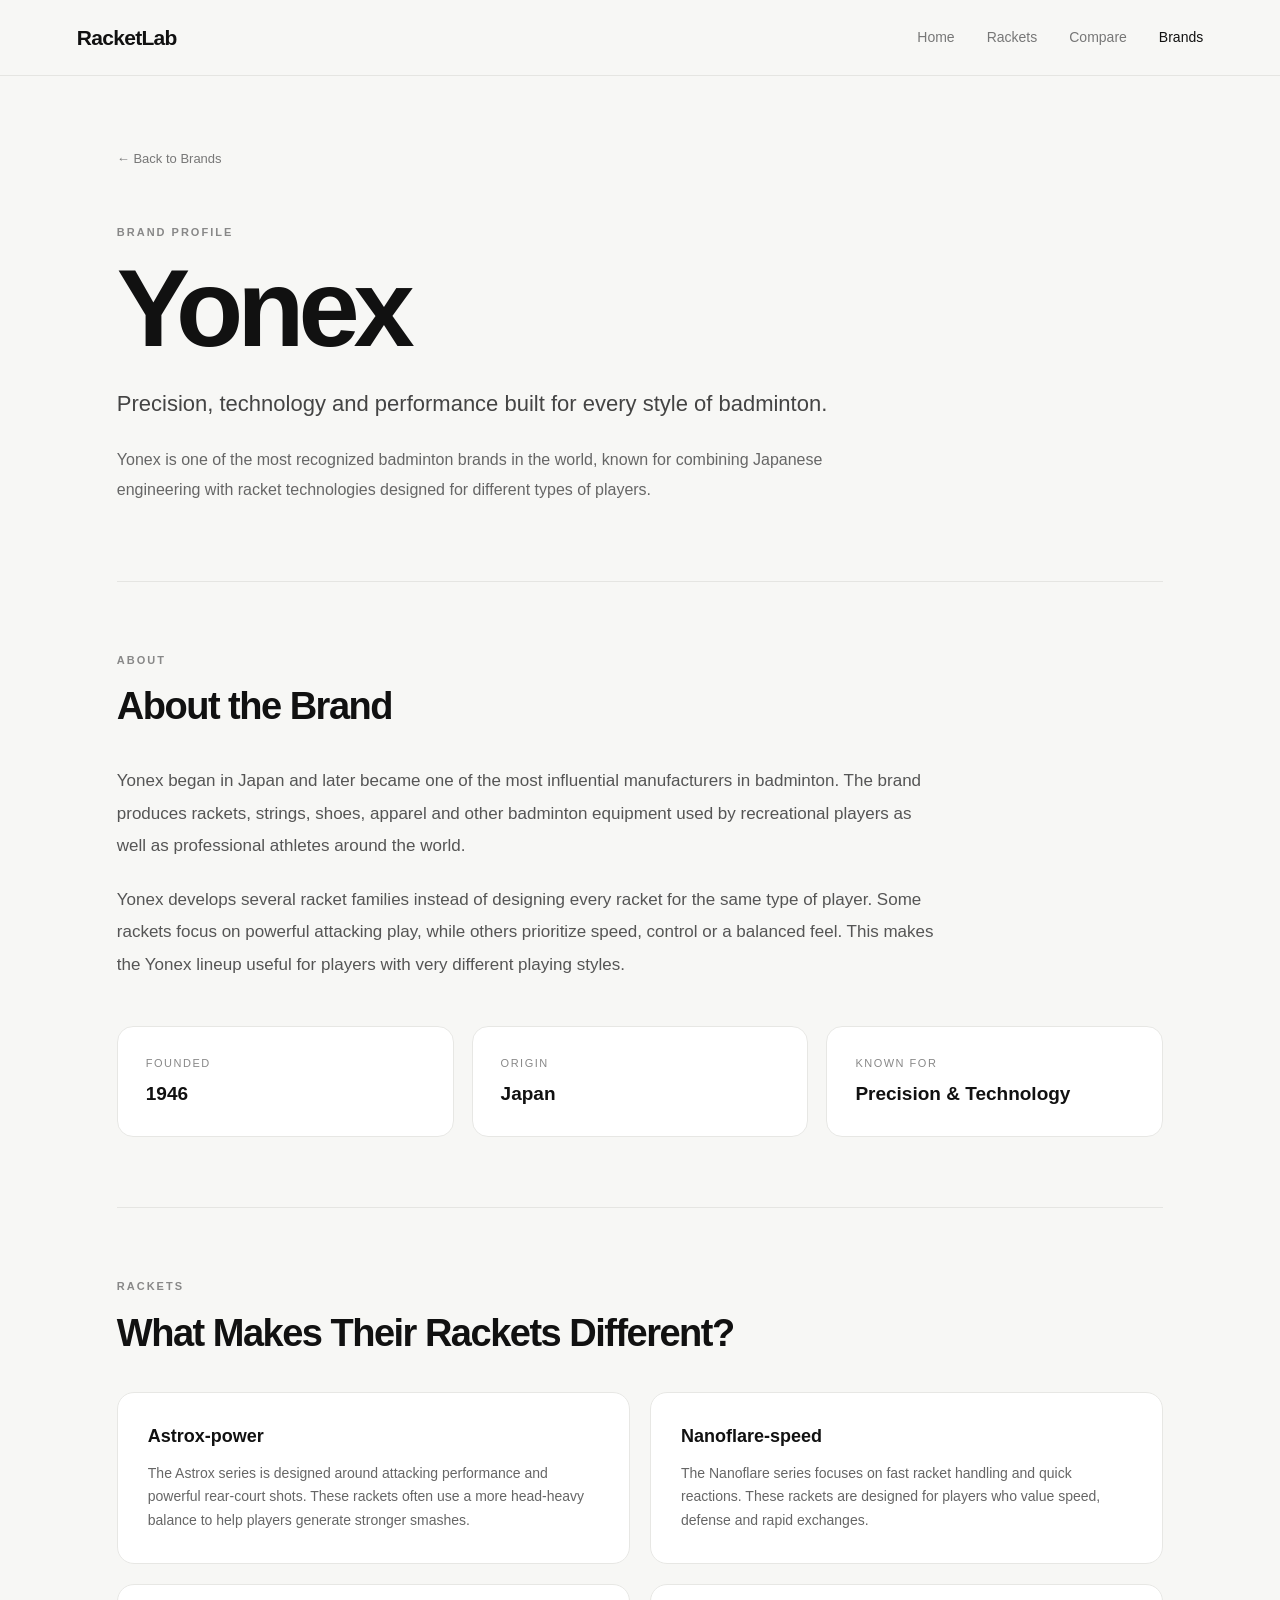
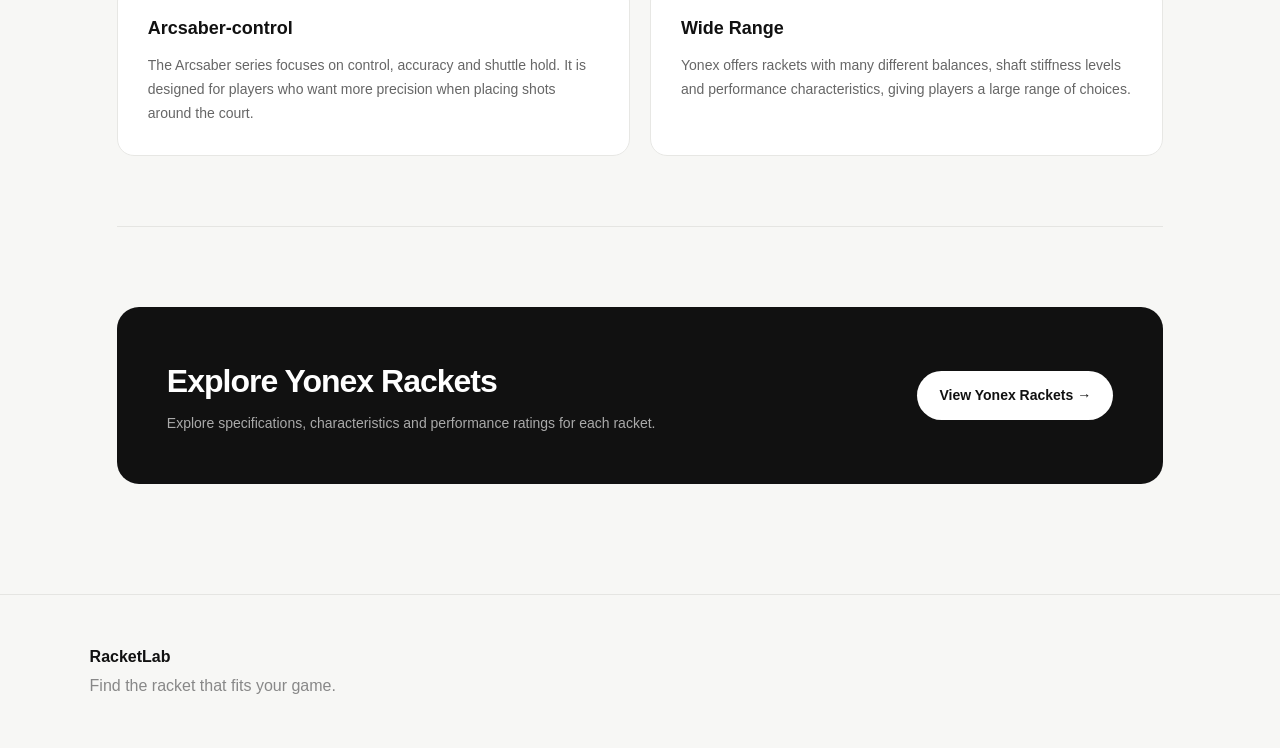
<file: brand.html>
<!DOCTYPE html>
<html lang="en">

<head>
    <meta charset="UTF-8">

    <meta
        name="viewport"
        content="width=device-width, initial-scale=1.0"
    >

    <title>Brand — RacketLab</title>

    <link rel="stylesheet" href="style.css">

    <style>

        /* =========================================================
           BRAND DETAIL PAGE
        ========================================================= */

        .brand-detail-page {
            max-width: 1200px;
            margin: 0 auto;
            padding: 70px 6% 110px;
        }


        /* BACK BUTTON */

        .brand-back {
            display: inline-block;

            margin-bottom: 55px;

            font-size: 13px;
            color: #777;

            transition: 0.2s;
        }

        .brand-back:hover {
            color: #111;
            transform: translateX(-3px);
        }


        /* BRAND HERO */

        .brand-hero {
            padding-bottom: 75px;

            border-bottom:
                1px solid #e5e5e2;
        }


        .brand-label {
            font-size: 11px;

            font-weight: 700;

            letter-spacing: 2px;

            text-transform: uppercase;

            color: #888;

            margin-bottom: 18px;
        }


        .brand-title {
            font-size:
                clamp(60px, 10vw, 110px);

            line-height: 0.9;

            letter-spacing: -6px;

            margin-bottom: 30px;
        }


        .brand-tagline {
            max-width: 750px;

            font-size: 22px;

            line-height: 1.5;

            color: #444;

            margin-bottom: 25px;
        }


        .brand-intro {
            max-width: 760px;

            font-size: 16px;

            line-height: 1.9;

            color: #666;
        }



        /* =========================================================
           BRAND INFORMATION
        ========================================================= */

        .brand-section {
            padding: 70px 0;

            border-bottom:
                1px solid #e5e5e2;
        }


        .brand-section-header {
            margin-bottom: 30px;
        }


        .brand-section-header p {
            font-size: 11px;

            font-weight: 700;

            letter-spacing: 2px;

            color: #888;

            text-transform: uppercase;

            margin-bottom: 10px;
        }


        .brand-section-header h2 {
            font-size: 38px;

            letter-spacing: -1.5px;
        }


        .brand-description {
            max-width: 820px;
        }


        .brand-description p {
            font-size: 17px;

            line-height: 1.9;

            color: #555;

            margin-bottom: 22px;
        }



        /* =========================================================
           BRAND FACTS
        ========================================================= */

        .brand-facts {
            display: grid;

            grid-template-columns:
                repeat(3, 1fr);

            gap: 18px;

            margin-top: 45px;
        }


        .brand-fact {
            background: white;

            border:
                1px solid #e7e7e4;

            border-radius: 16px;

            padding: 28px;
        }


        .brand-fact span {
            display: block;

            font-size: 11px;

            color: #888;

            text-transform: uppercase;

            letter-spacing: 1.5px;

            margin-bottom: 8px;
        }


        .brand-fact strong {
            font-size: 19px;
        }



        /* =========================================================
           CHARACTER
        ========================================================= */

        .brand-character-grid {
            display: grid;

            grid-template-columns:
                repeat(2, 1fr);

            gap: 20px;
        }


        .brand-character-card {
            background: white;

            border:
                1px solid #e7e7e4;

            border-radius: 17px;

            padding: 30px;

            transition:
                transform .25s ease,
                box-shadow .25s ease;
        }


        .brand-character-card:hover {
            transform:
                translateY(-4px);

            box-shadow:
                0 15px 35px
                rgba(0,0,0,.06);
        }


        .brand-character-card h3 {
            font-size: 18px;

            margin-bottom: 12px;
        }


        .brand-character-card p {
            color: #666;

            font-size: 14px;

            line-height: 1.7;
        }



        /* =========================================================
           CTA
        ========================================================= */

        .brand-cta {
            margin-top: 80px;

            background: #111;

            color: white;

            border-radius: 22px;

            padding: 50px;

            display: flex;

            justify-content: space-between;

            align-items: center;

            gap: 30px;
        }


        .brand-cta h2 {
            font-size: 32px;

            letter-spacing: -1px;

            margin-bottom: 8px;
        }


        .brand-cta p {
            color: #aaa;

            font-size: 14px;
        }


        .brand-cta-button {
            display: inline-block;

            background: white;

            color: #111;

            padding:
                14px 22px;

            border-radius: 30px;

            font-size: 14px;

            font-weight: 600;

            white-space: nowrap;

            transition: 0.25s;
        }


        .brand-cta-button:hover {
            transform:
                translateY(-3px);
        }



        /* =========================================================
           MOBILE
        ========================================================= */

        @media (max-width: 800px) {

            .brand-detail-page {
                padding:
                    45px 6% 80px;
            }


            .brand-title {
                letter-spacing: -3px;
            }


            .brand-tagline {
                font-size: 19px;
            }


            .brand-facts {
                grid-template-columns: 1fr;
            }


            .brand-character-grid {
                grid-template-columns: 1fr;
            }


            .brand-cta {
                flex-direction: column;

                align-items: flex-start;

                padding: 35px;
            }

        }

    </style>

</head>


<body>


    <!-- =========================================================
         NAVBAR
    ========================================================= -->

    <header class="navbar">

        <a
            href="index.html"
            class="logo"
        >
            RacketLab
        </a>


        <nav>

            <a href="index.html">
                Home
            </a>

            <a href="rackets.html">
                Rackets
            </a>

            <a href="compare.html">
                Compare
            </a>

            <a
                href="brands.html"
                class="active"
            >
                Brands
            </a>

        </nav>

    </header>



    <!-- =========================================================
         BRAND PAGE
    ========================================================= -->

    <main class="brand-detail-page">


        <a
            href="brands.html"
            class="brand-back"
        >
            ← Back to Brands
        </a>



        <!-- HERO -->

        <section class="brand-hero">

            <p class="brand-label">
                Brand Profile
            </p>


            <h1
                id="brandTitle"
                class="brand-title"
            >
                Yonex
            </h1>


            <p
                id="brandTagline"
                class="brand-tagline"
            >
            </p>


            <p
                id="brandIntro"
                class="brand-intro"
            >
            </p>

        </section>



        <!-- ABOUT -->

        <section class="brand-section">

            <div class="brand-section-header">

                <p>
                    About
                </p>

                <h2>
                    About the Brand
                </h2>

            </div>


            <div class="brand-description">

                <p id="aboutParagraph1"></p>

                <p id="aboutParagraph2"></p>

            </div>


            <div class="brand-facts">


                <div class="brand-fact">

                    <span>
                        Founded
                    </span>

                    <strong id="brandFounded">
                    </strong>

                </div>



                <div class="brand-fact">

                    <span>
                        Origin
                    </span>

                    <strong id="brandOrigin">
                    </strong>

                </div>



                <div class="brand-fact">

                    <span>
                        Known For
                    </span>

                    <strong id="brandKnownFor">
                    </strong>

                </div>


            </div>

        </section>



        <!-- RACKET CHARACTER -->

        <section class="brand-section">

            <div class="brand-section-header">

                <p>
                    Rackets
                </p>

                <h2>
                    What Makes Their Rackets Different?
                </h2>

            </div>


            <div
                id="characterGrid"
                class="brand-character-grid"
            >
            </div>

        </section>



        <!-- CTA -->

        <section class="brand-cta">

            <div>

                <h2 id="ctaTitle">
                    Explore Yonex Rackets
                </h2>

                <p>
                    Explore specifications,
                    characteristics and performance
                    ratings for each racket.
                </p>

            </div>


            <a
                id="viewRacketsButton"
                href="rackets.html"
                class="brand-cta-button"
            >
                View Rackets →
            </a>

        </section>


    </main>



    <!-- =========================================================
         FOOTER
    ========================================================= -->

    <footer>

        <div class="footer-logo">
            RacketLab
        </div>

        <p>
            Find the racket that fits your game.
        </p>

    </footer>



    <!-- =========================================================
         BRAND DATA
    ========================================================= -->

    <script>

        const brandData = {


            /* =====================================================
               YONEX
            ===================================================== */

            Yonex: {

                name:
                    "Yonex",

                tagline:
                    "Precision, technology and performance built for every style of badminton.",

                intro:
                    "Yonex is one of the most recognized badminton brands in the world, known for combining Japanese engineering with racket technologies designed for different types of players.",


                founded:
                    "1946",

                origin:
                    "Japan",

                knownFor:
                    "Precision & Technology",


                about1:
                    "Yonex began in Japan and later became one of the most influential manufacturers in badminton. The brand produces rackets, strings, shoes, apparel and other badminton equipment used by recreational players as well as professional athletes around the world.",


                about2:
                    "Yonex develops several racket families instead of designing every racket for the same type of player. Some rackets focus on powerful attacking play, while others prioritize speed, control or a balanced feel. This makes the Yonex lineup useful for players with very different playing styles.",


                characters: [

                    {
                        title:
                            "Astrox-power",

                        text:
                            "The Astrox series is designed around attacking performance and powerful rear-court shots. These rackets often use a more head-heavy balance to help players generate stronger smashes."
                    },


                    {
                        title:
                            "Nanoflare-speed",

                        text:
                            "The Nanoflare series focuses on fast racket handling and quick reactions. These rackets are designed for players who value speed, defense and rapid exchanges."
                    },


                    {
                        title:
                            "Arcsaber-control",

                        text:
                            "The Arcsaber series focuses on control, accuracy and shuttle hold. It is designed for players who want more precision when placing shots around the court."
                    },


                    {
                        title:
                            "Wide Range",

                        text:
                            "Yonex offers rackets with many different balances, shaft stiffness levels and performance characteristics, giving players a large range of choices."
                    }

                ],


                racketURL:
                    "rackets.html?brand=Yonex"

            },



            /* =====================================================
               VICTOR
            ===================================================== */

            Victor: {

                name:
                    "Victor",

                tagline:
                    "Badminton-focused engineering built around speed, power and control.",

                intro:
                    "Victor is a major badminton equipment company known for performance-focused rackets and a wide lineup designed for attacking, speed-oriented and control-focused players.",


                founded:
                    "1968",

                origin:
                    "Taiwan",

                knownFor:
                    "Performance & Feel",


                about1:
                    "Victor began as a badminton-focused company and has grown into one of the major equipment brands in the sport. The company develops rackets, strings, footwear, clothing and accessories while working closely with competitive badminton players.",


                about2:
                    "Victor divides many of its high-performance rackets into distinct families. Rather than giving every racket the same feeling, each series is designed around a different playing style such as attacking power, fast racket handling or precise control.",


                characters: [

                    {
                        title:
                            "Thruster-Power",

                        text:
                            "The Thruster series focuses on attacking performance. Many Thruster rackets use a head-heavy balance that helps players generate powerful smashes and strong rear-court shots."
                    },


                    {
                        title:
                            "Auraspeed-Speed",

                        text:
                            "The Auraspeed series is designed around fast racket movement, quick reactions and strong repulsion. It is well suited to players who want speed without completely sacrificing attacking performance."
                    },


                    {
                        title:
                            "DriveX-Control",

                        text:
                            "The DriveX series focuses on stability, control and an all-around playing feel. These rackets are designed for players who want consistent performance in multiple areas of the court."
                    },


                    {
                        title:
                            "Distinct Feel",

                        text:
                            "Victor offers noticeably different racket characteristics across its major series, allowing players to choose between powerful, fast or more controlled setups."
                    }

                ],


                racketURL:
                    "rackets.html?brand=Victor"

            }

        };



        /* =========================================================
           READ BRAND FROM URL
        ========================================================= */

        const params =
            new URLSearchParams(
                window.location.search
            );


        let brandName =
            params.get("brand");


        if (!brandData[brandName]) {

            brandName =
                "Yonex";

        }


        const brand =
            brandData[brandName];



        /* =========================================================
           PAGE CONTENT
        ========================================================= */

        document.title =
            `${brand.name} — RacketLab`;



        document.getElementById(
            "brandTitle"
        ).textContent =
            brand.name;



        document.getElementById(
            "brandTagline"
        ).textContent =
            brand.tagline;



        document.getElementById(
            "brandIntro"
        ).textContent =
            brand.intro;



        document.getElementById(
            "brandFounded"
        ).textContent =
            brand.founded;



        document.getElementById(
            "brandOrigin"
        ).textContent =
            brand.origin;



        document.getElementById(
            "brandKnownFor"
        ).textContent =
            brand.knownFor;



        document.getElementById(
            "aboutParagraph1"
        ).textContent =
            brand.about1;



        document.getElementById(
            "aboutParagraph2"
        ).textContent =
            brand.about2;



        document.getElementById(
            "ctaTitle"
        ).textContent =
            `Explore ${brand.name} Rackets`;



        const racketButton =
            document.getElementById(
                "viewRacketsButton"
            );


        racketButton.href =
            brand.racketURL;


        racketButton.textContent =
            `View ${brand.name} Rackets →`;



        /* =========================================================
           CHARACTER CARDS
        ========================================================= */

        const characterGrid =
            document.getElementById(
                "characterGrid"
            );


        brand.characters.forEach(
            character => {

                const card =
                    document.createElement(
                        "div"
                    );


                card.className =
                    "brand-character-card";


                card.innerHTML = `

                    <h3>
                        ${character.title}
                    </h3>

                    <p>
                        ${character.text}
                    </p>

                `;


                characterGrid.appendChild(
                    card
                );

            }
        );

    </script>


</body>

</html>
</file>
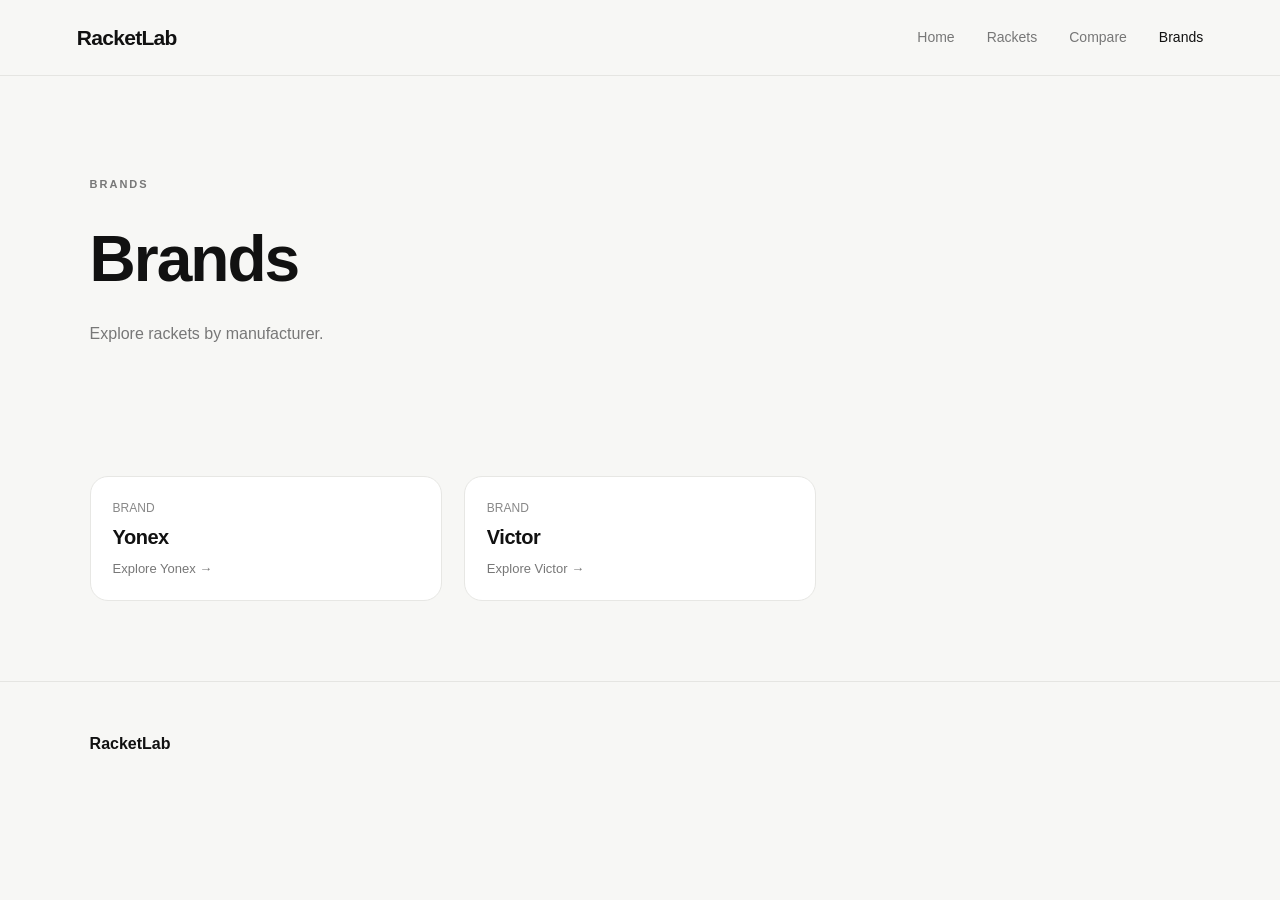
<file: brands.html>
<!DOCTYPE html>
<html lang="en">

<head>

    <meta charset="UTF-8">

    <meta
        name="viewport"
        content="width=device-width, initial-scale=1.0"
    >

    <title>Brands — RacketLab</title>

    <link rel="stylesheet" href="style.css">

</head>


<body>

<header class="navbar">

    <a href="index.html" class="logo">
        RacketLab
    </a>

    <nav>

        <a href="index.html">
            Home
        </a>

        <a href="rackets.html">
            Rackets
        </a>

        <a href="compare.html">
            Compare
        </a>

        <a href="brands.html" class="active">
            Brands
        </a>

    </nav>

</header>


<main>

    <section class="page-header">

        <p class="eyebrow">
            BRANDS
        </p>

        <h1>
            Brands
        </h1>

        <p>
            Explore rackets by manufacturer.
        </p>

    </section>


    <section class="explorer">

        <div class="racket-grid">


            <!-- YONEX -->

            <a
                href="brand.html?brand=Yonex"
                class="racket-card"
            >

                <div class="racket-card-info">

                    <p class="brand">
                        BRAND
                    </p>

                    <h3>
                        Yonex
                    </h3>

                    <p class="racket-meta">
                        Explore Yonex →
                    </p>

                </div>

            </a>



            <!-- VICTOR -->

            <a
                href="brand.html?brand=Victor"
                class="racket-card"
            >

                <div class="racket-card-info">

                    <p class="brand">
                        BRAND
                    </p>

                    <h3>
                        Victor
                    </h3>

                    <p class="racket-meta">
                        Explore Victor →
                    </p>

                </div>

            </a>


        </div>

    </section>

</main>


<footer>

    <div class="footer-logo">
        RacketLab
    </div>

</footer>

</body>
</html>
</file>
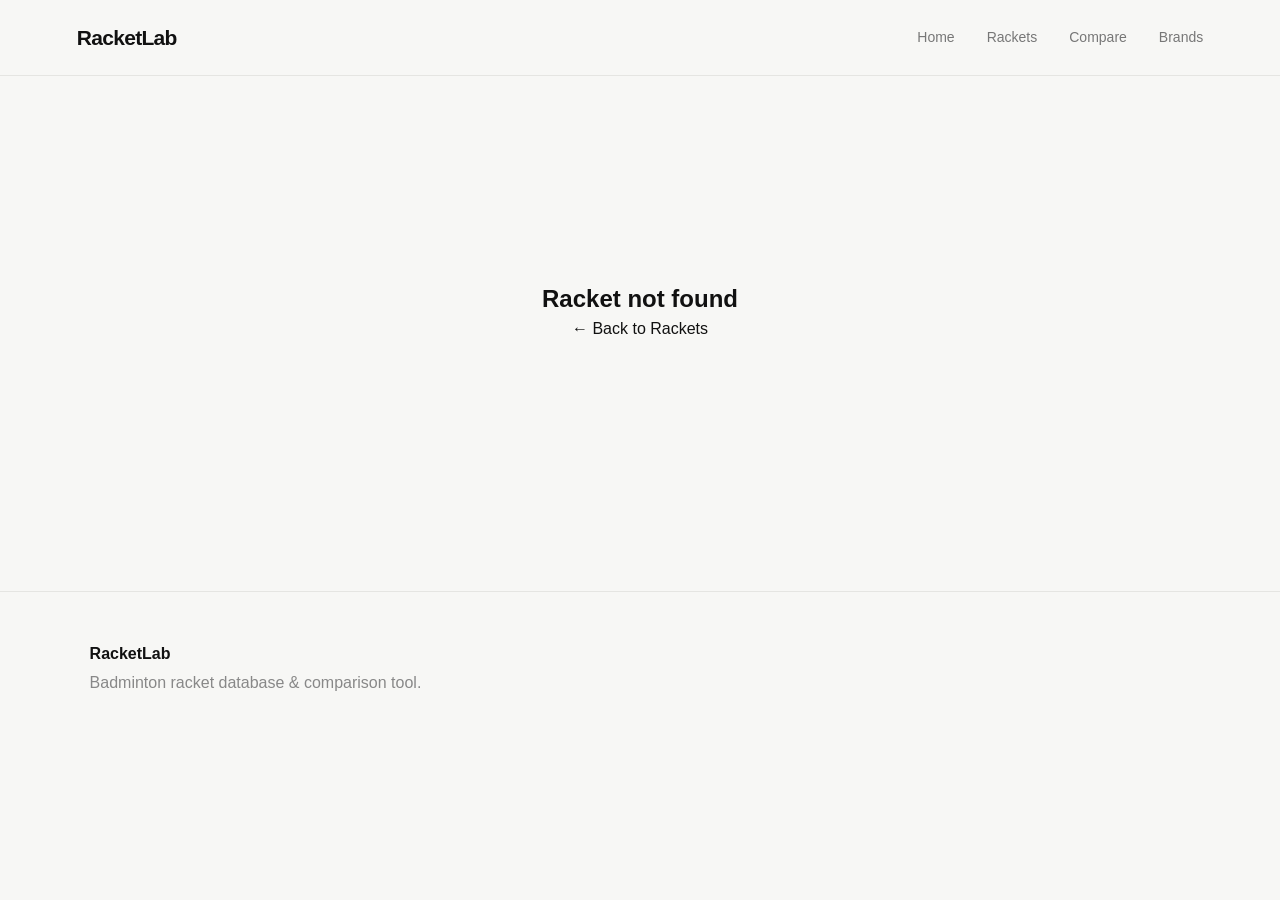
<file: racket.html>
<!DOCTYPE html>
<html lang="en">

<head>

    <meta charset="UTF-8">

    <meta
        name="viewport"
        content="width=device-width, initial-scale=1.0"
    >

    <title>Racket — RacketLab</title>

    <link rel="stylesheet" href="style.css">

</head>


<body>

<header class="navbar">

    <a href="index.html" class="logo">
        RacketLab
    </a>

    <nav>

        <a href="index.html">
            Home
        </a>

        <a href="rackets.html">
            Rackets
        </a>

        <a href="compare.html">
            Compare
        </a>

        <a href="brands.html">
            Brands
        </a>

    </nav>

</header>


<main>

    <section id="racket-detail" class="racket-detail">

        <!-- JavaScript가 여기에 라켓 정보를 넣음 -->

    </section>

</main>


<footer>

    <div class="footer-logo">
        RacketLab
    </div>

    <p>
        Badminton racket database & comparison tool.
    </p>

</footer>


<script type="module" src="data/index.js"></script>
<script type="module" src="js/racket-page.js"></script>

</body>
</html>
</file>
<file: style.css>
* {
    box-sizing: border-box;
    margin: 0;
    padding: 0;
}


body {

    font-family:
        Inter,
        Arial,
        sans-serif;

    background: #f7f7f5;

    color: #111;

    line-height: 1.5;

}


a {

    color: inherit;

    text-decoration: none;

}


.navbar {

    height: 76px;

    padding:
        0 6%;

    display: flex;

    align-items: center;

    justify-content: space-between;

    background: rgba(247,247,245,.92);

    border-bottom:
        1px solid #e5e5e2;

    position: sticky;

    top: 0;

    z-index: 100;

    backdrop-filter: blur(12px);

}


.logo {

    font-size: 21px;

    font-weight: 800;

    letter-spacing: -0.7px;

}


.navbar nav {

    display: flex;

    gap: 32px;

}


.navbar nav a {

    color: #777;

    font-size: 14px;

    transition: .2s;

}


.navbar nav a:hover,
.navbar nav a.active {

    color: #111;

}


.hero {
    min-height: 650px;
    display: grid;
    grid-template-columns: 1fr 1fr;
    align-items: center;
    gap: 40px;
    padding: 80px 8%;
    overflow: hidden;
}

.hero-content {
    max-width: 760px;
}

.hero-visual {
    height: 560px;
    display: flex;
    align-items: center;
    justify-content: center;
}

.hero-visual img {
    width: 100%;
    height: 100%;
    object-fit: contain;
    object-position: center;
    display: block;
}


.hero-content {

    max-width: 760px;

}


.eyebrow {

    font-size: 11px;

    letter-spacing: 2px;

    font-weight: 700;

    color: #777;

    margin-bottom: 18px;

}


.hero h1 {

    font-size:
        clamp(54px, 8vw, 100px);

    line-height: .94;

    letter-spacing: -5px;

    margin-bottom: 30px;

}


.hero-description {

    max-width: 540px;

    font-size: 18px;

    color: #666;

    margin-bottom: 35px;

}


.primary-button {

    display: inline-block;

    background: #111;

    color: white;

    padding:
        14px 22px;

    border-radius: 30px;

    font-size: 14px;

    font-weight: 600;

    transition: .2s;

}


.primary-button:hover {

    transform: translateY(-2px);

}


.home-section,
.explorer {

    padding:
        80px 7%;

}


.section-header {

    display: flex;

    justify-content: space-between;

    align-items: end;

    margin-bottom: 35px;

}


.section-header h2,
.page-header h1 {

    font-size: 42px;

    letter-spacing: -2px;

}


.text-link {

    font-size: 14px;

    color: #777;

}


.page-header {

    padding:
        100px 7% 50px;

}


.page-header h1 {

    font-size: 64px;

    margin-bottom: 15px;

}


.page-header > p:last-child {

    color: #777;

}


.racket-grid {

    display: grid;

    grid-template-columns:
        repeat(3, 1fr);

    gap: 22px;

}


.racket-card {

    background: white;

    border: 1px solid #e7e7e4;

    border-radius: 18px;

    overflow: hidden;

    cursor: pointer;

    transition:
        transform .25s,
        box-shadow .25s;

}


.racket-card:hover {

    transform: translateY(-5px);

    box-shadow:
        0 15px 35px rgba(0,0,0,.07);

}


/* =========================
   RACKET CARD IMAGE
   ========================= */

.racket-image {
    height: 310px;
    position: relative;

    display: flex;
    align-items: center;
    justify-content: center;

    background: #f7f7f5;

    overflow: hidden;
}

/* subtle inner lighting */
.racket-image::before {
    content: "";
    position: absolute;
    inset: 0;

    background:
        radial-gradient(
            circle at 50% 45%,
            rgba(255,255,255,0.95) 0%,
            rgba(255,255,255,0.55) 45%,
            rgba(245,245,242,0) 75%
        );

    pointer-events: none;
}

/* racket image */
.racket-image img {
    position: relative;
    z-index: 1;

    width: 88%;
    height: 88%;

    object-fit: contain;

    padding: 12px;

    box-sizing: border-box;

    transition:
        transform .35s ease,
        filter .35s ease;
}

/* premium hover effect */
.racket-card:hover .racket-image img {
    transform: scale(1.04);
    filter: brightness(1.02);
}

.racket-card-info {

    padding: 22px;

}


.brand {

    color: #888;

    font-size: 12px;

    margin-bottom: 5px;

}


.racket-card h3 {

    font-size: 20px;

    letter-spacing: -.5px;

    margin-bottom: 7px;

}


.racket-meta {

    color: #777;

    font-size: 13px;

}


.mini-stats {

    display: flex;

    gap: 25px;

    margin-top: 20px;

    font-size: 11px;

    color: #888;

}


.mini-stats strong {

    display: block;

    color: #111;

    font-size: 17px;

}


.search-box {

    margin-bottom: 22px;

}


.search-box input {

    width: 100%;

    padding: 17px 20px;

    border:
        1px solid #ddd;

    border-radius: 12px;

    background: white;

    font-size: 15px;

    outline: none;

}


.search-box input:focus {

    border-color: #111;

}


.filters {

    display: flex;

    gap: 8px;

    margin-bottom: 35px;

}


.filter-button {

    border:
        1px solid #ddd;

    background: white;

    padding:
        9px 17px;

    border-radius: 30px;

    cursor: pointer;

}


.filter-button.active {

    background: #111;

    color: white;

    border-color: #111;

}


.explorer-top {

    display: flex;

    justify-content: space-between;

    align-items: center;

    margin-bottom: 20px;

    color: #777;

    font-size: 13px;

}


#sort-select {

    padding: 9px 13px;

    border:
        1px solid #ddd;

    border-radius: 8px;

    background: white;

}


/* DETAIL PAGE */


.racket-detail {

    max-width: 1200px;

    margin: auto;

    padding:
        55px 6% 100px;

}


.back-link {

    color: #777;

    font-size: 13px;

}


.detail-hero-grid {

    display: grid;

    grid-template-columns:
        1fr 1fr;

    gap: 70px;

    align-items: center;

    padding:
        50px 0 70px;

}


.detail-image {

    height: 500px;

    background: #f1f1ee;

    border-radius: 22px;

    display: flex;

    align-items: center;

    justify-content: center;

}


.detail-image img {

    width: 85%;

    height: 85%;

    object-fit: contain;

}


.detail-heading h1 {

    font-size:
        clamp(45px, 6vw, 75px);

    line-height: .95;

    letter-spacing: -4px;

    margin-bottom: 18px;

}


.detail-category {

    color: #777;

    margin-bottom: 40px;

}


.quick-specs {

    display: grid;

    grid-template-columns:
        repeat(3, 1fr);

    border-top:
        1px solid #ddd;

    border-bottom:
        1px solid #ddd;

}


.quick-specs div {

    padding:
        18px 10px;

}


.quick-specs span {

    display: block;

    font-size: 11px;

    color: #888;

    margin-bottom: 4px;

}


.quick-specs strong {

    font-size: 14px;

}


.detail-tabs {

    max-width: 1200px;

    margin:
        0 auto;

    padding:
        0 6%;

    display: flex;

    gap: 35px;

    border-bottom:
        1px solid #ddd;

}


.detail-tab {

    border: none;

    background: none;

    padding:
        17px 0;

    font-size: 14px;

    color: #888;

    cursor: pointer;

    position: relative;

}


.detail-tab.active {

    color: #111;

}


.detail-tab.active::after {

    content: "";

    position: absolute;

    left: 0;

    right: 0;

    bottom: -1px;

    height: 2px;

    background: #111;

}


.detail-content {

    max-width: 1200px;

    margin:
        0 auto;

    padding:
        45px 6% 100px;

}


.characteristic-grid {

    display: grid;

    grid-template-columns:
        repeat(2, 1fr);

    gap:
        20px 50px;

}


.rating-row {

    padding:
        10px 0;

}


.rating-label {

    display: flex;

    justify-content: space-between;

    font-size: 13px;

    margin-bottom: 8px;

}


.rating-bar {

    height: 5px;

    background: #e5e5e2;

    border-radius: 10px;

    overflow: hidden;

}


.rating-fill {

    height: 100%;

    background: #111;

}


.spec-table {

    max-width: 800px;

}


.spec-row {

    display: flex;

    justify-content: space-between;

    padding:
        17px 0;

    border-bottom:
        1px solid #e5e5e2;

    font-size: 14px;

}


.spec-row span {

    color: #777;

}


.description-box {

    max-width: 850px;

}


.description-box > p {

    font-size: 19px;

    line-height: 1.8;

    white-space: pre-line;

}


.description-columns {

    display: grid;

    grid-template-columns:
        1fr 1fr;

    gap: 50px;

    margin-top: 50px;

}


.description-columns h3 {

    margin-bottom: 15px;

}


.description-columns li {

    list-style: none;

    color: #666;

    margin-bottom: 8px;

}


.not-found {

    text-align: center;

    padding: 150px 20px;

}


footer {

    padding:
        50px 7%;

    border-top:
        1px solid #e5e5e2;

    color: #888;

}


.footer-logo {

    color: #111;

    font-weight: 800;

    margin-bottom: 5px;

}


/* MOBILE */


@media (max-width: 800px) {

    .navbar {

        padding:
            0 5%;

    }


    .navbar nav {

        gap: 15px;

    }


    .navbar nav a {

        font-size: 12px;

    }


    .hero {

        min-height: 550px;

        padding:
            60px 7%;

    }


    .hero h1 {

        letter-spacing: -3px;

    }


    .racket-grid {

        grid-template-columns:
            1fr;

    }


    .detail-hero-grid {

        grid-template-columns:
            1fr;

        gap: 35px;

    }


    .detail-image {

        height: 350px;

    }


    .characteristic-grid {

        grid-template-columns:
            1fr;

    }


    .description-columns {

        grid-template-columns:
            1fr;

    }


    .page-header h1 {

        font-size: 48px;

    }

}
/* =========================================================
   RACKETLAB — SUBTLE ANIMATIONS
========================================================= */

@keyframes pageFadeUp {

    from {
        opacity: 0;
        transform: translateY(12px);
    }

    to {
        opacity: 1;
        transform: translateY(0);
    }

}


/* Page entrance */

main {
    animation: pageFadeUp 0.55s ease both;
}


/* Cards */

.racket-card,
.brand-card,
.comparison-card {
    transition:
        transform 0.3s ease,
        box-shadow 0.3s ease;
}


.racket-card:hover,
.brand-card:hover,
.comparison-card:hover {
    transform: translateY(-5px);
}


/* Buttons */

button,
.btn,
.primary-button {
    transition:
        transform 0.25s ease,
        box-shadow 0.25s ease;
}


button:hover,
.btn:hover,
.primary-button:hover {
    transform: translateY(-2px);
}


/* Accessibility */

@media (prefers-reduced-motion: reduce) {

    main {
        animation: none;
    }

    .racket-card,
    .brand-card,
    .comparison-card,
    button,
    .btn,
    .primary-button {
        transition: none;
    }

}
</file>
